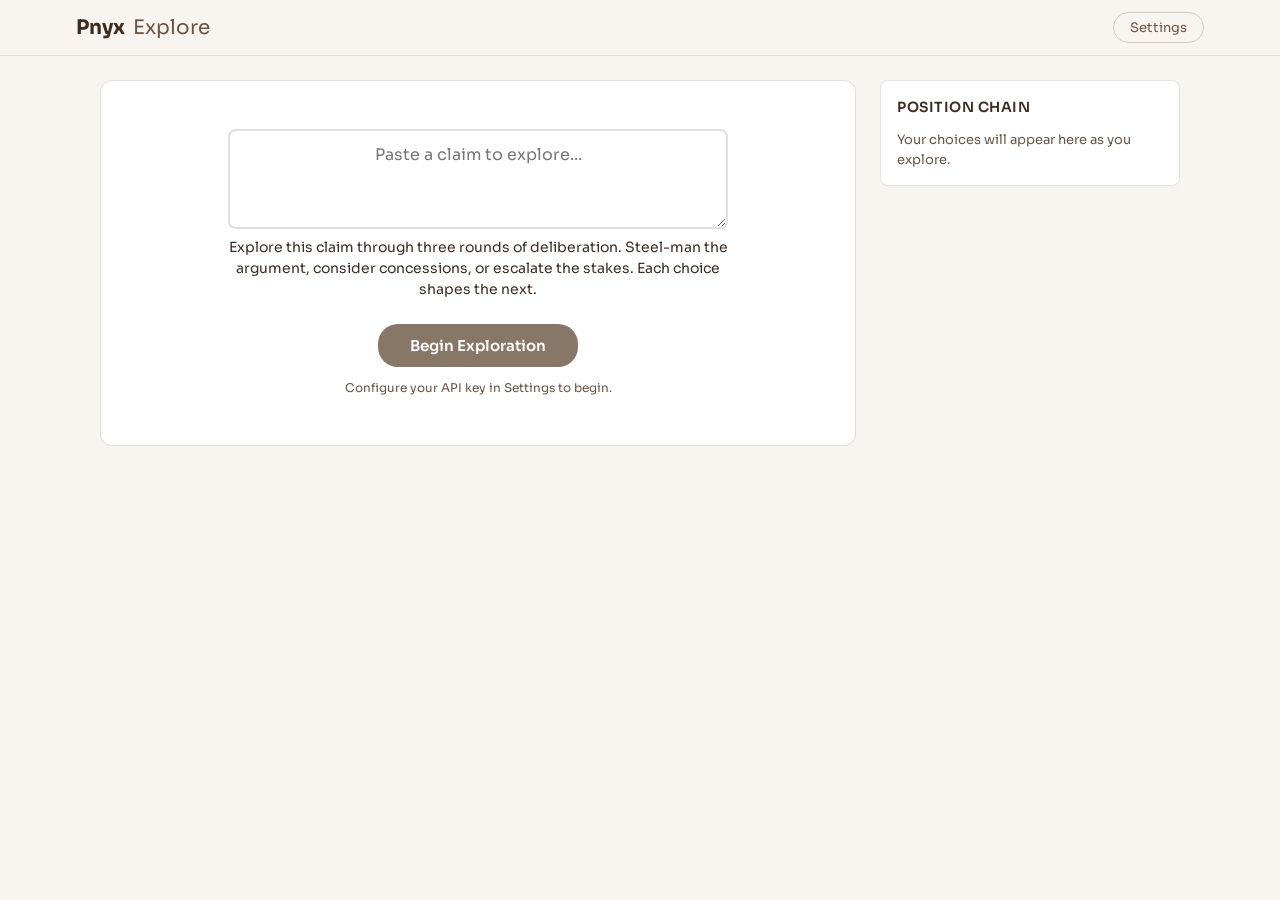
<file: scaffold/frontend/explore.html>
<!DOCTYPE html>
<html lang="en">
<head>
  <meta charset="UTF-8">
  <meta name="viewport" content="width=device-width, initial-scale=1.0">
  <title>Pnyx - Explore Claim</title>
  <link rel="preconnect" href="https://fonts.googleapis.com">
  <link rel="preconnect" href="https://fonts.gstatic.com" crossorigin>
  <link href="https://fonts.googleapis.com/css2?family=Sora:wght@400;500;600;700&display=swap" rel="stylesheet">
  <link rel="stylesheet" href="explore.css">
</head>
<body>
  <header class="explore-header">
    <div class="explore-header-inner">
      <h1 class="explore-logo">Pnyx <span class="explore-logo-sub">Explore</span></h1>
      <button class="explore-config-toggle" id="config-toggle" aria-label="API settings">Settings</button>
    </div>
  </header>

  <div class="explore-config" id="config-panel" hidden>
    <div class="explore-config-inner">
      <label class="explore-config-label">
        API Key
        <input type="password" id="config-key" class="explore-config-input" placeholder="sk-..." autocomplete="off">
      </label>
      <label class="explore-config-label">
        Base URL
        <input type="text" id="config-base-url" class="explore-config-input" placeholder="https://openrouter.ai/api/v1" value="https://openrouter.ai/api/v1">
      </label>
      <label class="explore-config-label">
        Model
        <input type="text" id="config-model" class="explore-config-input" placeholder="deepseek/deepseek-chat-v3-0324" value="deepseek/deepseek-chat-v3-0324">
      </label>
      <button class="explore-config-save" id="config-save">Save</button>
      <p class="explore-config-hint">Key stored in localStorage only. Never sent anywhere except your chosen API endpoint.</p>
    </div>
  </div>

  <main class="explore-layout">
    <div class="explore-main" id="explore-root">
      <!-- Populated by explore.js -->
    </div>
    <aside class="explore-sidebar" id="position-chain">
      <h2 class="explore-sidebar-title">Position Chain</h2>
      <div class="explore-chain-entries" id="chain-entries">
        <!-- Populated by explore.js -->
      </div>
    </aside>
  </main>

  <script type="module" src="explore.js"></script>
</body>
</html>
</file>
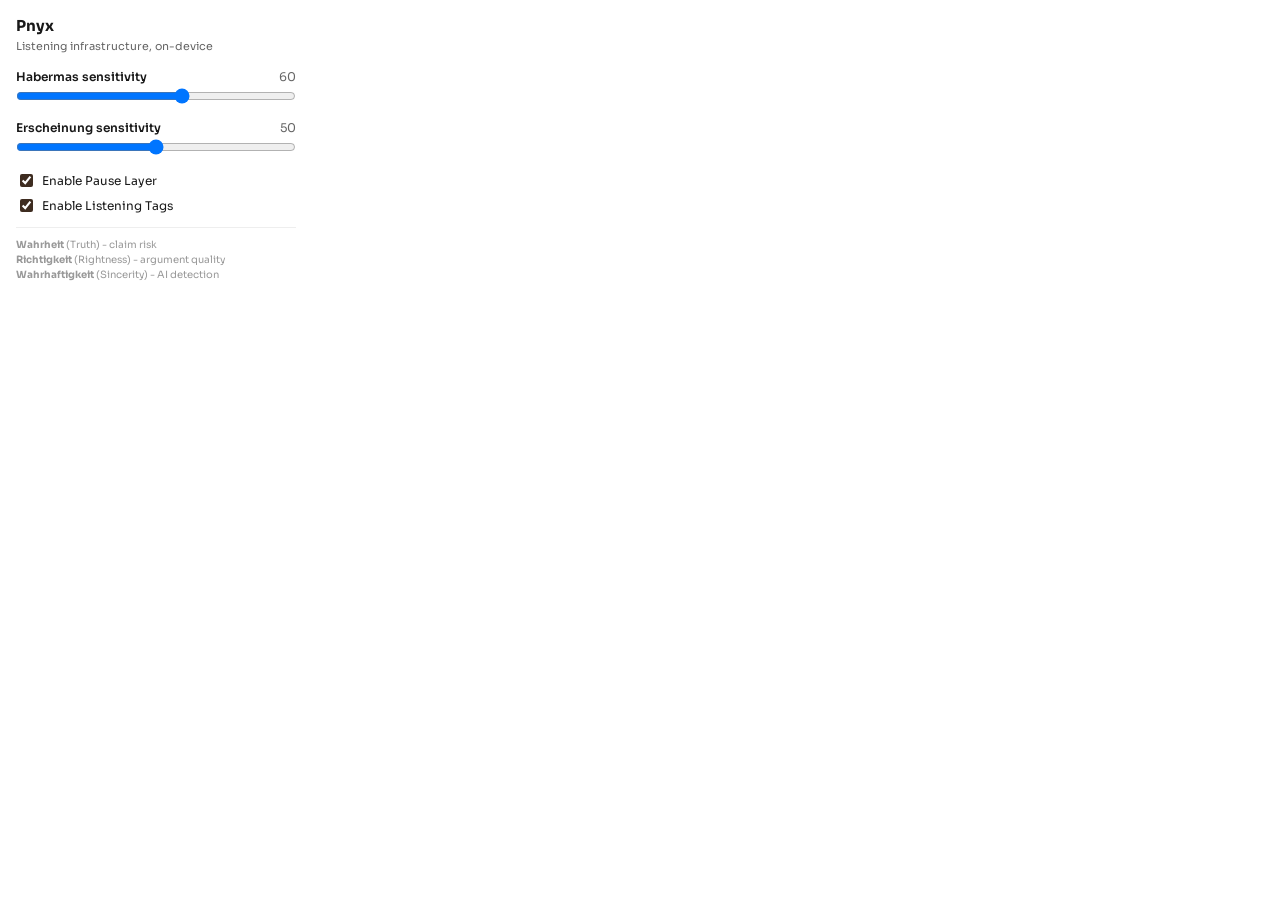
<file: scaffold/frontend/extension/popup.html>
<!DOCTYPE html>
<html>
<head>
  <meta charset="UTF-8">
  <link rel="preconnect" href="https://fonts.googleapis.com">
  <link href="https://fonts.googleapis.com/css2?family=Sora:wght@400;500;600;700&display=swap" rel="stylesheet">
  <style>
    body {
      width: 280px;
      padding: 16px;
      font-family: 'Sora', -apple-system, system-ui, sans-serif;
      font-size: 13px;
      color: #191919;
      margin: 0;
    }
    h1 {
      font-size: 15px;
      font-weight: 700;
      margin: 0 0 4px;
    }
    .subtitle {
      font-size: 11px;
      color: #666;
      margin-bottom: 16px;
    }
    .slider-group {
      margin-bottom: 12px;
    }
    .slider-label {
      display: flex;
      justify-content: space-between;
      font-size: 12px;
      margin-bottom: 4px;
    }
    .slider-label .name { font-weight: 600; }
    .slider-label .val { color: #666; }
    input[type="range"] {
      width: 100%;
      margin: 0;
    }
    .toggle-group {
      margin-bottom: 12px;
      display: flex;
      flex-direction: column;
      gap: 6px;
    }
    .toggle-label {
      display: flex;
      align-items: center;
      gap: 6px;
      font-size: 12px;
      cursor: pointer;
    }
    .toggle-label input[type="checkbox"] {
      accent-color: #3E2C20;
    }
    .info {
      font-size: 10px;
      color: #999;
      margin-top: 12px;
      border-top: 1px solid #eee;
      padding-top: 8px;
    }
    .term {
      display: block;
      margin: 2px 0;
    }
  </style>
</head>
<body>
  <h1>Pnyx</h1>
  <div class="subtitle">Listening infrastructure, on-device</div>

  <div class="slider-group">
    <div class="slider-label">
      <span class="name">Habermas sensitivity</span>
      <span class="val" id="h-val">60</span>
    </div>
    <input type="range" id="h-slider" min="0" max="100" value="60">
  </div>

  <div class="slider-group">
    <div class="slider-label">
      <span class="name">Erscheinung sensitivity</span>
      <span class="val" id="e-val">50</span>
    </div>
    <input type="range" id="e-slider" min="0" max="100" value="50">
  </div>

  <div class="toggle-group">
    <label class="toggle-label">
      <input type="checkbox" id="pause-toggle" checked>
      <span>Enable Pause Layer</span>
    </label>
    <label class="toggle-label">
      <input type="checkbox" id="tags-toggle" checked>
      <span>Enable Listening Tags</span>
    </label>
  </div>

  <div class="info">
    <span class="term"><strong>Wahrheit</strong> (Truth) - claim risk</span>
    <span class="term"><strong>Richtigkeit</strong> (Rightness) - argument quality</span>
    <span class="term"><strong>Wahrhaftigkeit</strong> (Sincerity) - AI detection</span>
  </div>

  <script src="popup.js"></script>
</body>
</html>
</file>
<file: scaffold/frontend/explore.css>
:root {
  /* Host platform (adapts per platform) */
  --host-bg: #f4f2ee;
  --host-card: #ffffff;
  --host-border: #e0dfdb;
  --host-text: #191919;
  --host-secondary: #666666;
  --host-link: #0a66c2;
  --host-hover: #f5f5f5;
  --host-nav-bg: #ffffff;

  /* Pnyx identity - Espresso Dark */
  --pnyx-primary: #3E2C20;
  --pnyx-primary-deep: #2E1F15;
  --pnyx-primary-mid: #6B5442;
  --pnyx-primary-light: #8B7355;
  --pnyx-surface: #F8F4F0;
  --pnyx-surface-hover: rgba(62,44,32,0.04);

  /* Attention - Aged Gold (PAUSE only) */
  --pnyx-attention: #7C5E10;
  --pnyx-attention-light: #FFFBEB;

  /* Structure */
  --pnyx-border: rgba(0,0,0,0.08);
  --pnyx-shadow: 0 1px 3px rgba(0,0,0,0.06);

  /* Deliberation moves */
  --pnyx-stance: #3E2C20;
  --pnyx-stance-light: #F8F4F0;
  --pnyx-stance-border: rgba(62,44,32,0.2);
  --pnyx-concession: #7C5E10;
  --pnyx-concession-light: #FFFBEB;
  --pnyx-concession-border: rgba(124,94,16,0.2);
  --pnyx-escalation: #4A5043;
  --pnyx-escalation-light: #f0f4ed;
  --pnyx-escalation-border: rgba(74,80,67,0.2);

  --li-secondary: var(--pnyx-primary-mid);
}

* { box-sizing: border-box; margin: 0; padding: 0; }

body {
  font-family: 'Sora', -apple-system, BlinkMacSystemFont, sans-serif;
  background: var(--pnyx-surface);
  color: var(--host-text);
  line-height: 1.5;
}

/* Header */
.explore-header {
  background: var(--pnyx-surface);
  border-bottom: 1px solid rgba(62,44,32,0.12);
  padding: 12px 24px;
  position: sticky;
  top: 0;
  z-index: 100;
}

.explore-header-inner {
  max-width: 1128px;
  margin: 0 auto;
  display: flex;
  align-items: center;
  justify-content: space-between;
}

.explore-logo {
  font-size: 20px;
  font-weight: 700;
  color: var(--pnyx-primary);
}

.explore-logo-sub {
  font-weight: 400;
  color: var(--pnyx-primary-mid);
  margin-left: 4px;
}

.explore-config-toggle {
  background: none;
  border: 1px solid rgba(62,44,32,0.2);
  border-radius: 16px;
  padding: 6px 16px;
  font-size: 13px;
  color: var(--pnyx-primary-mid);
  cursor: pointer;
  font-family: inherit;
}

.explore-config-toggle:hover {
  background: var(--pnyx-surface-hover);
}

/* Config panel */
.explore-config {
  background: var(--host-card);
  border-bottom: 1px solid rgba(62,44,32,0.12);
  padding: 16px 24px;
}

.explore-config-inner {
  max-width: 600px;
  margin: 0 auto;
  display: flex;
  flex-direction: column;
  gap: 12px;
}

.explore-config-label {
  display: flex;
  flex-direction: column;
  gap: 4px;
  font-size: 13px;
  font-weight: 500;
  color: var(--pnyx-primary-mid);
}

.explore-config-input {
  border: 1px solid rgba(62,44,32,0.12);
  border-radius: 6px;
  padding: 8px 12px;
  font-size: 14px;
  font-family: inherit;
  color: var(--host-text);
}

.explore-config-input:focus {
  outline: none;
  border-color: var(--pnyx-primary);
}

.explore-config-save {
  align-self: flex-start;
  background: var(--pnyx-attention);
  color: white;
  border: none;
  border-radius: 16px;
  padding: 8px 20px;
  font-size: 14px;
  font-weight: 500;
  cursor: pointer;
  font-family: inherit;
}

.explore-config-save:hover {
  opacity: 0.9;
}

.explore-config-hint {
  font-size: 12px;
  color: var(--pnyx-primary-mid);
}

/* Layout */
.explore-layout {
  max-width: 1128px;
  margin: 24px auto;
  padding: 0 24px;
  display: grid;
  grid-template-columns: 1fr 300px;
  gap: 24px;
  align-items: start;
}

.explore-main {
  min-height: 400px;
}

/* Sidebar */
.explore-sidebar {
  background: var(--host-card);
  border: 1px solid rgba(62,44,32,0.12);
  border-radius: 8px;
  padding: 16px;
  position: sticky;
  top: 72px;
}

.explore-sidebar-title {
  font-size: 14px;
  font-weight: 600;
  color: var(--pnyx-primary);
  margin-bottom: 12px;
  text-transform: uppercase;
  letter-spacing: 0.5px;
}

.explore-chain-entries {
  display: flex;
  flex-direction: column;
  gap: 8px;
}

/* Opening screen */
.explore-opening {
  background: white;
  border: 1px solid rgba(62,44,32,0.15);
  border-radius: 12px;
  padding: 48px 32px;
  text-align: center;
  display: flex;
  flex-direction: column;
  align-items: center;
  justify-content: center;
  min-height: 300px;
}

.explore-opening-claim {
  font-size: 18px;
  font-weight: 500;
  margin-bottom: 8px;
  line-height: 1.4;
}

.explore-opening-input {
  width: 100%;
  max-width: 500px;
  margin: 0 auto 8px;
  padding: 12px 16px;
  font-family: inherit;
  font-size: 16px;
  line-height: 1.5;
  border: 2px solid rgba(62,44,32,0.15);
  border-radius: 8px;
  background: white;
  color: var(--host-text);
  resize: vertical;
  text-align: center;
}

.explore-opening-input:focus {
  outline: none;
  border-color: var(--pnyx-primary);
}

.explore-opening-risk {
  display: inline-block;
  font-size: 12px;
  font-weight: 500;
  padding: 2px 10px;
  border-radius: 10px;
  margin-bottom: 24px;
}

.explore-opening-risk.high {
  background: var(--pnyx-surface);
  color: var(--pnyx-primary);
  border: 1px solid rgba(62,44,32,0.12);
}

.explore-opening-risk.medium {
  background: var(--pnyx-surface);
  color: var(--pnyx-primary);
  border: 1px solid rgba(62,44,32,0.12);
}

.explore-opening-risk.low {
  background: var(--pnyx-surface);
  color: var(--pnyx-primary);
  border: 1px solid rgba(62,44,32,0.12);
}

.explore-opening-desc {
  font-size: 14px;
  color: var(--pnyx-primary);
  margin-bottom: 24px;
  max-width: 500px;
  margin-left: auto;
  margin-right: auto;
}

.explore-begin-btn {
  background: var(--pnyx-primary);
  color: white;
  border: none;
  border-radius: 20px;
  padding: 12px 32px;
  font-size: 15px;
  font-weight: 600;
  cursor: pointer;
  font-family: inherit;
}

.explore-begin-btn:hover {
  background: var(--pnyx-primary-deep);
}

.explore-begin-btn:disabled {
  background: var(--pnyx-primary-mid);
  opacity: 0.8;
  cursor: not-allowed;
}

/* Beat */
.explore-beat {
  background: var(--host-card);
  border: 1px solid rgba(62,44,32,0.12);
  border-radius: 8px;
  padding: 24px;
  margin-bottom: 16px;
  animation: fadeIn 0.4s ease;
}

@keyframes fadeIn {
  from { opacity: 0; transform: translateY(8px); }
  to { opacity: 1; transform: translateY(0); }
}

.explore-beat-label {
  font-size: 12px;
  font-weight: 600;
  color: var(--pnyx-primary-mid);
  text-transform: uppercase;
  letter-spacing: 0.5px;
  margin-bottom: 8px;
}

.explore-beat-resolution {
  font-size: 14px;
  color: var(--pnyx-primary);
  font-style: italic;
  margin-bottom: 12px;
  padding: 8px 12px;
  background: var(--pnyx-stance-light);
  border-left: 3px solid var(--pnyx-primary);
  border-radius: 0 4px 4px 0;
}

.explore-beat-situation {
  font-size: 15px;
  line-height: 1.6;
  margin-bottom: 20px;
}

/* Options */
.explore-options {
  display: flex;
  flex-direction: column;
  gap: 10px;
}

.explore-option {
  border: 2px solid rgba(62,44,32,0.15);
  border-radius: 8px;
  padding: 14px 16px;
  cursor: pointer;
  transition: border-color 0.2s, background 0.2s;
  text-align: left;
  background: var(--host-card);
  font-family: inherit;
  font-size: 14px;
  line-height: 1.4;
}

.explore-option:hover {
  background: var(--pnyx-surface-hover);
}

.explore-option-type {
  display: inline-block;
  font-size: 11px;
  font-weight: 600;
  text-transform: uppercase;
  letter-spacing: 0.5px;
  padding: 1px 8px;
  border-radius: 8px;
  margin-bottom: 6px;
}

.explore-option-text {
  display: block;
}

.explore-option-preview {
  display: block;
  font-size: 12px;
  color: var(--pnyx-primary-mid);
  margin-top: 4px;
}

/* Option types */
.option-stance { border-color: var(--pnyx-stance-border); }
.option-stance:hover { background: var(--pnyx-stance-light); }
.option-stance .explore-option-type { background: var(--pnyx-stance-light); color: var(--pnyx-stance); }

.option-concession { border-color: var(--pnyx-concession-border); }
.option-concession:hover { background: var(--pnyx-concession-light); }
.option-concession .explore-option-type { background: var(--pnyx-concession-light); color: var(--pnyx-concession); }

.option-escalation { border-color: var(--pnyx-escalation-border); }
.option-escalation:hover { background: var(--pnyx-escalation-light); }
.option-escalation .explore-option-type { background: var(--pnyx-escalation-light); color: var(--pnyx-escalation); }

.explore-option.chosen {
  opacity: 0.7;
  cursor: default;
  position: relative;
}

.explore-option.chosen::after {
  content: 'Chosen';
  position: absolute;
  top: 8px;
  right: 12px;
  font-size: 11px;
  font-weight: 600;
  color: var(--pnyx-primary-mid);
}

.explore-option.not-chosen {
  opacity: 0.35;
  cursor: default;
}

/* Interlude */
.explore-interlude {
  background: var(--host-card);
  border: 1px solid rgba(62,44,32,0.12);
  border-radius: 8px;
  padding: 32px;
  text-align: center;
  margin-bottom: 16px;
  animation: fadeIn 0.4s ease;
}

.explore-interlude-title {
  font-size: 14px;
  font-weight: 600;
  color: var(--pnyx-primary-mid);
  margin-bottom: 16px;
}

.explore-interlude-chain {
  display: flex;
  flex-direction: column;
  gap: 8px;
  max-width: 400px;
  margin: 0 auto 20px;
}

.explore-chain-entry {
  display: flex;
  align-items: center;
  gap: 8px;
  font-size: 13px;
  padding: 6px 12px;
  background: var(--pnyx-surface-hover);
  border-radius: 6px;
}

/* No pulse on infrastructure elements - removed per design language */

.explore-chain-badge {
  font-size: 10px;
  font-weight: 600;
  text-transform: uppercase;
  padding: 1px 6px;
  border-radius: 6px;
  flex-shrink: 0;
}

.badge-stance { background: var(--pnyx-stance-light); color: var(--pnyx-stance); }
.badge-concession { background: var(--pnyx-concession-light); color: var(--pnyx-concession); }
.badge-escalation { background: var(--pnyx-escalation-light); color: var(--pnyx-escalation); }

.explore-loading-dots {
  display: inline-flex;
  gap: 4px;
}

.explore-loading-dots span {
  width: 6px;
  height: 6px;
  background: var(--pnyx-primary-mid);
  border-radius: 50%;
  animation: dotBounce 1.2s infinite;
}

.explore-loading-dots span:nth-child(2) { animation-delay: 0.2s; }
.explore-loading-dots span:nth-child(3) { animation-delay: 0.4s; }

@keyframes dotBounce {
  0%, 80%, 100% { transform: scale(0.6); opacity: 0.4; }
  40% { transform: scale(1); opacity: 1; }
}

/* Summary */
.explore-summary {
  background: var(--host-card);
  border: 1px solid rgba(62,44,32,0.12);
  border-radius: 8px;
  padding: 32px;
  animation: fadeIn 0.4s ease;
}

.explore-summary-title {
  font-size: 18px;
  font-weight: 600;
  margin-bottom: 20px;
}

.explore-summary-claim {
  font-size: 15px;
  font-style: italic;
  color: var(--pnyx-primary-mid);
  margin-bottom: 20px;
  padding: 12px 16px;
  background: var(--pnyx-surface-hover);
  border-radius: 6px;
}

.explore-summary-section {
  margin-bottom: 20px;
}

.explore-summary-section h3 {
  font-size: 13px;
  font-weight: 600;
  color: var(--pnyx-primary-mid);
  text-transform: uppercase;
  letter-spacing: 0.5px;
  margin-bottom: 8px;
}

.explore-summary-coherence {
  font-size: 14px;
  padding: 8px 12px;
  border-radius: 6px;
}

.explore-summary-actions {
  display: flex;
  gap: 12px;
  margin-top: 24px;
}

.explore-summary-actions button {
  border-radius: 20px;
  padding: 10px 24px;
  font-size: 14px;
  font-weight: 500;
  cursor: pointer;
  font-family: inherit;
  border: none;
}

.explore-btn-restart {
  background: var(--pnyx-attention);
  color: white;
}

.explore-btn-back {
  background: none;
  border: 1px solid rgba(62,44,32,0.12) !important;
  color: var(--pnyx-primary-mid);
}

.explore-btn-restart:hover, .explore-btn-back:hover {
  opacity: 0.85;
}

/* Error */
.explore-error {
  background: var(--pnyx-surface);
  border: 1px solid rgba(62,44,32,0.12);
  border-radius: 8px;
  padding: 16px;
  margin-bottom: 16px;
  color: var(--pnyx-primary);
  font-size: 14px;
}

.explore-error button {
  margin-top: 8px;
  background: var(--pnyx-primary);
  color: white;
  border: none;
  border-radius: 12px;
  padding: 6px 16px;
  font-size: 13px;
  cursor: pointer;
  font-family: inherit;
}

/* Responsive */
@media (max-width: 768px) {
  .explore-layout {
    grid-template-columns: 1fr;
    padding: 0 12px;
  }

  .explore-sidebar {
    position: static;
    order: -1;
  }

  .explore-opening, .explore-beat, .explore-summary {
    padding: 20px;
  }
}
</file>
